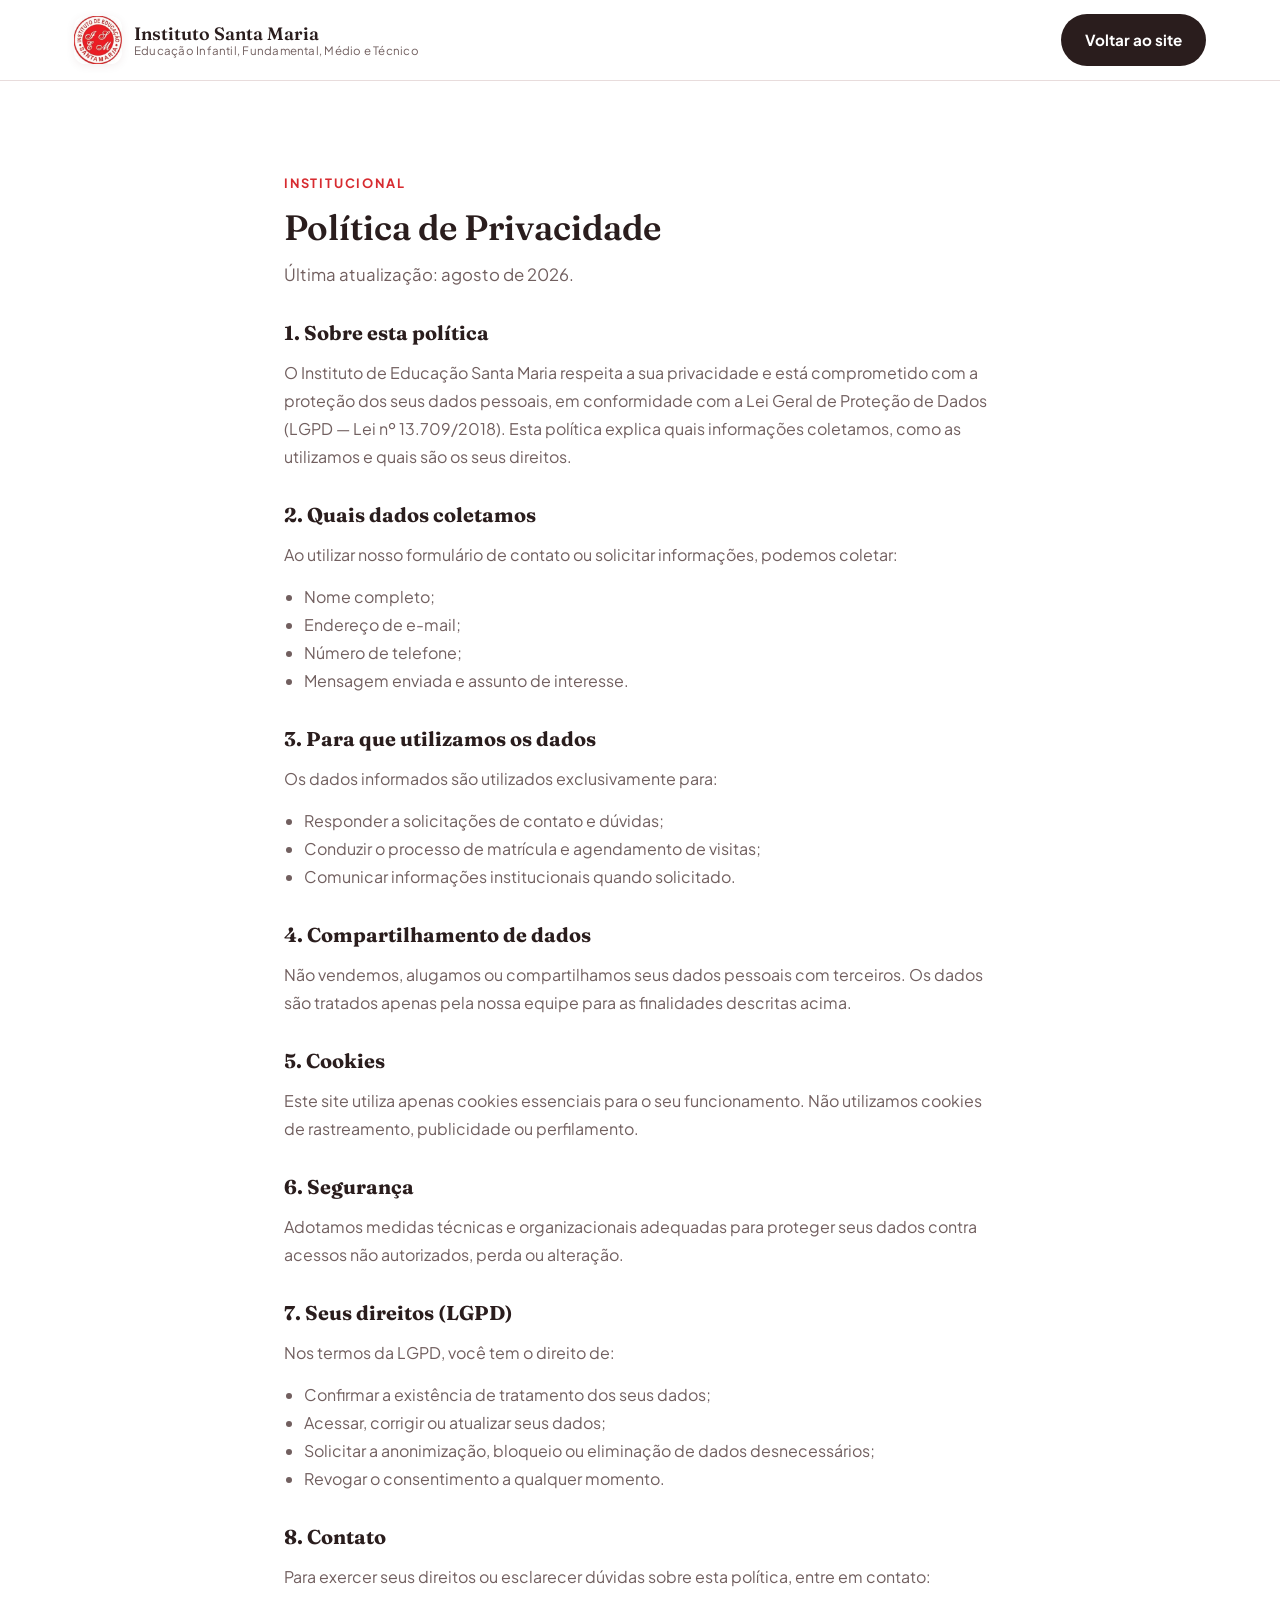
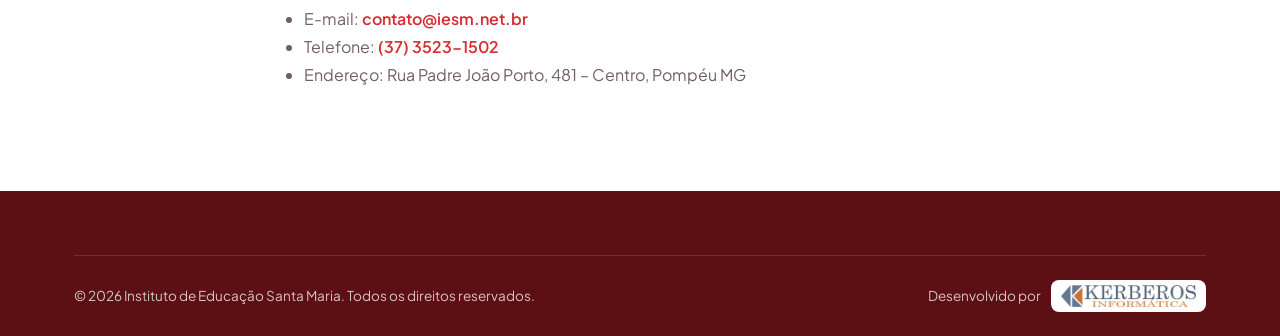
<file: politica-de-privacidade.html>
<!doctype html>
<html lang="pt-BR">
<head>
  <meta charset="UTF-8" />
  <meta name="viewport" content="width=device-width, initial-scale=1.0" />
  <meta name="robots" content="noindex, nofollow" />
  <meta name="theme-color" content="#d72b30" />
  <title>Política de Privacidade — Instituto Santa Maria</title>
  <link rel="icon" type="image/png" href="assets/favicon.png" />
  <link rel="preconnect" href="https://fonts.googleapis.com" />
  <link rel="preconnect" href="https://fonts.gstatic.com" crossorigin />
  <link href="https://fonts.googleapis.com/css2?family=Fraunces:opsz,wght@9..144,400;9..144,500;9..144,600;9..144,700&family=Plus+Jakarta+Sans:wght@400;500;600;700;800&display=swap" rel="stylesheet" />
  <link rel="stylesheet" href="css/style.css?v=7" />
</head>
<body>

  <header class="header">
    <div class="container header__inner">
      <a href="index.html" class="brand">
        <span class="brand__emblem" aria-hidden="true">
          <img src="assets/logo-santa-maria.jpg" alt="" />
        </span>
        <span class="brand__text">
          <strong>Instituto Santa Maria</strong>
          <small>Educação Infantil, Fundamental, Médio e Técnico</small>
        </span>
      </a>
      <a href="index.html" class="btn btn--secondary">Voltar ao site</a>
    </div>
  </header>

  <main>
    <section class="section">
      <div class="container page">
        <span class="kicker">Institucional</span>
        <h1 class="section__title">Política de Privacidade</h1>
        <p class="section__lead">Última atualização: agosto de 2026.</p>

        <div class="page__body">
          <h2>1. Sobre esta política</h2>
          <p>
            O Instituto de Educação Santa Maria respeita a sua privacidade e está comprometido
            com a proteção dos seus dados pessoais, em conformidade com a Lei Geral de Proteção
            de Dados (LGPD — Lei nº 13.709/2018). Esta política explica quais informações
            coletamos, como as utilizamos e quais são os seus direitos.
          </p>

          <h2>2. Quais dados coletamos</h2>
          <p>Ao utilizar nosso formulário de contato ou solicitar informações, podemos coletar:</p>
          <ul>
            <li>Nome completo;</li>
            <li>Endereço de e-mail;</li>
            <li>Número de telefone;</li>
            <li>Mensagem enviada e assunto de interesse.</li>
          </ul>

          <h2>3. Para que utilizamos os dados</h2>
          <p>Os dados informados são utilizados exclusivamente para:</p>
          <ul>
            <li>Responder a solicitações de contato e dúvidas;</li>
            <li>Conduzir o processo de matrícula e agendamento de visitas;</li>
            <li>Comunicar informações institucionais quando solicitado.</li>
          </ul>

          <h2>4. Compartilhamento de dados</h2>
          <p>
            Não vendemos, alugamos ou compartilhamos seus dados pessoais com terceiros.
            Os dados são tratados apenas pela nossa equipe para as finalidades descritas acima.
          </p>

          <h2>5. Cookies</h2>
          <p>
            Este site utiliza apenas cookies essenciais para o seu funcionamento. Não utilizamos
            cookies de rastreamento, publicidade ou perfilamento.
          </p>

          <h2>6. Segurança</h2>
          <p>
            Adotamos medidas técnicas e organizacionais adequadas para proteger seus dados
            contra acessos não autorizados, perda ou alteração.
          </p>

          <h2>7. Seus direitos (LGPD)</h2>
          <p>Nos termos da LGPD, você tem o direito de:</p>
          <ul>
            <li>Confirmar a existência de tratamento dos seus dados;</li>
            <li>Acessar, corrigir ou atualizar seus dados;</li>
            <li>Solicitar a anonimização, bloqueio ou eliminação de dados desnecessários;</li>
            <li>Revogar o consentimento a qualquer momento.</li>
          </ul>

          <h2>8. Contato</h2>
          <p>
            Para exercer seus direitos ou esclarecer dúvidas sobre esta política, entre em contato:
          </p>
          <ul>
            <li>E-mail: <a href="mailto:contato@iesm.net.br">contato@iesm.net.br</a></li>
            <li>Telefone: <a href="tel:3735231502">(37) 3523-1502</a></li>
            <li>Endereço: Rua Padre João Porto, 481 – Centro, Pompéu MG</li>
          </ul>
        </div>
      </div>
    </section>
  </main>

  <footer class="footer">
    <div class="container">
      <div class="footer__bottom">
        <p>© <span id="year"></span> Instituto de Educação Santa Maria. Todos os direitos reservados.</p>
        <a class="footer__dev" href="https://www.kerberosinformatica.com.br" target="_blank" rel="noopener">
          <span>Desenvolvido por</span>
          <span class="footer__dev-logo"><img src="assets/logo-kerberos.jpg" alt="Kerberos Informática" /></span>
        </a>
      </div>
    </div>
  </footer>

  <script>
    document.getElementById("year").textContent = new Date().getFullYear()
  </script>
</body>
</html>
</file>
<file: css/style.css>
/* ============================================================
   Instituto de Educação Santa Maria — stylesheet
   ============================================================ */

:root {
  --red: #d72b30;
  --red-dark: #a81f24;
  --red-deep: #5c1013;
  --red-soft: #fdecec;
  --gold: #e2b24a;
  --gold-soft: #f7ecd0;
  --cream: #faf6f1;
  --white: #ffffff;
  --heading: #2a1d1d;
  --ink: #332525;
  --muted: #715f5f;
  --line: #e8dcdc;
  --shadow-sm: 0 2px 10px rgba(92, 16, 19, 0.07);
  --shadow-md: 0 12px 40px rgba(92, 16, 19, 0.13);
  --shadow-lg: 0 24px 70px rgba(92, 16, 19, 0.2);
  --radius: 18px;
  --font-display: "Fraunces", Georgia, serif;
  --font-body: "Plus Jakarta Sans", "Segoe UI", sans-serif;
}

* { box-sizing: border-box; }

html { scroll-behavior: smooth; }

body {
  margin: 0;
  font-family: var(--font-body);
  color: var(--ink);
  background: var(--white);
  line-height: 1.6;
  -webkit-font-smoothing: antialiased;
}

img, svg { display: block; max-width: 100%; }
a { color: inherit; text-decoration: none; }

.container {
  width: 100%;
  max-width: 1180px;
  margin-inline: auto;
  padding-inline: 24px;
}

.icon { width: 18px; height: 18px; flex: none; }

/* ---------- Reveal animation ---------- */
.reveal {
  opacity: 0;
  transform: translateY(24px);
  transition: opacity 0.7s ease, transform 0.7s ease;
}
.reveal.is-visible {
  opacity: 1;
  transform: none;
}

/* ---------- Buttons ---------- */
.btn {
  display: inline-flex;
  align-items: center;
  justify-content: center;
  gap: 8px;
  padding: 12px 22px;
  border-radius: 999px;
  font-weight: 700;
  font-size: 0.95rem;
  cursor: pointer;
  border: 2px solid transparent;
  transition: transform 0.2s ease, box-shadow 0.2s ease, background 0.2s ease, color 0.2s ease;
  white-space: nowrap;
}
.btn:hover { transform: translateY(-2px); }
.btn:active { transform: translateY(0); }

.btn--lg { padding: 15px 28px; font-size: 1rem; }
.btn--block { width: 100%; }

.btn--primary {
  background: var(--red);
  color: #fff;
  box-shadow: 0 10px 24px rgba(215, 43, 48, 0.32);
}
.btn--primary:hover { background: var(--red-dark); box-shadow: 0 14px 30px rgba(215, 43, 48, 0.42); }

.btn--secondary {
  background: var(--heading);
  color: #fff;
}
.btn--secondary:hover { background: var(--red-deep); }

.btn--ghost {
  background: transparent;
  color: #fff;
  border-color: rgba(255, 255, 255, 0.35);
}
.btn--ghost:hover { background: rgba(255, 255, 255, 0.1); }

.btn--light { background: #fff; color: var(--red-deep); box-shadow: 0 10px 24px rgba(0,0,0,0.2); }
.btn--light:hover { background: var(--gold-soft); }

.btn--outline-light { background: transparent; color: #fff; border-color: rgba(255,255,255,0.5); }
.btn--outline-light:hover { background: rgba(255,255,255,0.12); }

/* ---------- Top bar ---------- */
.topbar {
  background: var(--red-deep);
  color: rgba(255, 255, 255, 0.85);
  font-size: 0.82rem;
}
.topbar__inner {
  display: flex;
  align-items: center;
  justify-content: space-between;
  gap: 16px;
  padding-block: 8px;
}
.topbar__items { display: flex; align-items: center; gap: 20px; }
.topbar__item { display: inline-flex; align-items: center; gap: 7px; }
.topbar__item .icon { width: 14px; height: 14px; opacity: 0.8; }
.topbar__link { opacity: 0.85; transition: opacity 0.2s; }
.topbar__link:hover { opacity: 1; }
.topbar__link .icon { width: 15px; height: 15px; }

/* ---------- Header ---------- */
.header {
  position: sticky;
  top: 0;
  z-index: 50;
  background: rgba(255, 255, 255, 0.9);
  backdrop-filter: blur(12px);
  border-bottom: 1px solid var(--line);
  transition: box-shadow 0.3s ease;
}
.header.is-scrolled { box-shadow: var(--shadow-sm); }
.header__inner {
  display: flex;
  align-items: center;
  justify-content: space-between;
  gap: 16px;
  padding-block: 14px;
}

.brand { display: inline-flex; align-items: center; gap: 12px; }
.brand__emblem {
  width: 48px;
  height: 48px;
  flex: none;
  border-radius: 12px;
  overflow: hidden;
  background: #fff;
  box-shadow: var(--shadow-sm);
}
.brand__emblem img { width: 100%; height: 100%; object-fit: cover; }
.brand__text { display: flex; flex-direction: column; line-height: 1.2; }
.brand__text strong { font-family: var(--font-display); font-size: 1.12rem; font-weight: 600; color: var(--heading); }
.brand__text small { font-size: 0.72rem; color: var(--muted); letter-spacing: 0.02em; }

.nav { display: flex; align-items: center; gap: 26px; }
.nav__link {
  font-weight: 600;
  font-size: 0.95rem;
  color: var(--ink);
  position: relative;
  padding-block: 4px;
}
.nav__link::after {
  content: "";
  position: absolute;
  left: 0;
  bottom: -2px;
  width: 0;
  height: 2px;
  background: var(--gold);
  border-radius: 2px;
  transition: width 0.25s ease;
}
.nav__link:hover::after, .nav__link.is-active::after { width: 100%; }
.nav__link.is-active { color: var(--heading); }
.nav__cta { margin-left: 4px; }

.nav-toggle {
  display: none;
  flex-direction: column;
  gap: 5px;
  background: none;
  border: none;
  cursor: pointer;
  padding: 8px;
}
.nav-toggle span {
  width: 24px;
  height: 2px;
  background: var(--heading);
  border-radius: 2px;
  transition: transform 0.3s ease, opacity 0.3s ease;
}
.nav-toggle.is-open span:nth-child(1) { transform: translateY(7px) rotate(45deg); }
.nav-toggle.is-open span:nth-child(2) { opacity: 0; }
.nav-toggle.is-open span:nth-child(3) { transform: translateY(-7px) rotate(-45deg); }

/* ---------- Hero ---------- */
.hero {
  position: relative;
  background: linear-gradient(135deg, #a81f24 0%, #5c1013 55%, #3c0a0c 100%);
  color: #fff;
  overflow: hidden;
}
.hero__bg { position: absolute; inset: 0; pointer-events: none; }
.hero__blob { position: absolute; border-radius: 50%; filter: blur(60px); opacity: 0.35; }
.hero__blob--1 { width: 460px; height: 460px; background: var(--red); top: -160px; right: -80px; }
.hero__blob--2 { width: 380px; height: 380px; background: var(--gold); bottom: -180px; left: -120px; }

.hero__inner {
  position: relative;
  display: grid;
  grid-template-columns: 1.05fr 0.95fr;
  gap: 48px;
  align-items: center;
  padding-block: 80px 90px;
}

.chip {
  display: inline-flex;
  align-items: center;
  gap: 9px;
  padding: 7px 16px;
  border-radius: 999px;
  background: rgba(255, 255, 255, 0.1);
  border: 1px solid rgba(255, 255, 255, 0.18);
  font-size: 0.85rem;
  font-weight: 600;
}
.chip__dot { width: 8px; height: 8px; border-radius: 50%; background: var(--gold); box-shadow: 0 0 0 4px rgba(212,165,58,0.25); }

.hero__title {
  font-family: var(--font-display);
  font-size: clamp(2.3rem, 5.2vw, 3.8rem);
  font-weight: 600;
  line-height: 1.08;
  margin: 24px 0 20px;
  letter-spacing: -0.01em;
}
.hero__title em { font-style: italic; color: var(--gold); }

.hero__subtitle {
  font-size: 1.1rem;
  color: rgba(255, 255, 255, 0.82);
  max-width: 520px;
  margin: 0 0 30px;
}

.hero__actions { display: flex; flex-wrap: wrap; gap: 14px; }

.hero__trust { display: flex; align-items: center; gap: 14px; margin-top: 34px; }
.hero__avatars { display: flex; }
.hero__avatars span {
  width: 40px; height: 40px; border-radius: 50%;
  background: var(--i, #888); color: #fff;
  display: grid; place-items: center;
  font-weight: 700; font-size: 0.85rem;
  border: 2px solid var(--heading);
  margin-left: -10px;
}
.hero__avatars span:first-child { margin-left: 0; }
.hero__trust p { margin: 0; font-size: 0.9rem; color: rgba(255,255,255,0.8); }
.hero__trust strong { color: #fff; }

/* Hero art */
.hero__art { position: relative; }
.hero__card {
  position: relative;
  background: linear-gradient(160deg, rgba(255,255,255,0.14), rgba(255,255,255,0.05));
  border: 1px solid rgba(255,255,255,0.16);
  border-radius: 26px;
  padding: 24px;
  backdrop-filter: blur(8px);
}
.hero__card-top { display: flex; gap: 8px; margin-bottom: 8px; }
.hero__tag { font-size: 0.75rem; font-weight: 700; padding: 4px 12px; border-radius: 999px; background: rgba(255,255,255,0.14); }
.hero__illustration { width: 100%; height: auto; }
.hero__card-stat {
  display: flex; align-items: center; gap: 14px;
  margin-top: 16px; padding-top: 16px;
  border-top: 1px solid rgba(255,255,255,0.14);
}
.hero__card-stat strong { font-family: var(--font-display); font-size: 2rem; color: var(--gold); }
.hero__card-stat span { font-size: 0.85rem; color: rgba(255,255,255,0.75); }

.hero__float {
  position: absolute;
  display: flex; align-items: center; gap: 12px;
  background: #fff; color: var(--ink);
  padding: 13px 18px; border-radius: 16px;
  box-shadow: var(--shadow-lg);
}
.hero__float .icon { width: 22px; height: 22px; color: var(--heading); }
.hero__float div { display: flex; flex-direction: column; line-height: 1.3; }
.hero__float strong { font-size: 1.1rem; color: var(--heading); }
.hero__float span { font-size: 0.78rem; color: var(--muted); }
.hero__float--a { top: -24px; right: -8px; }
.hero__float--b { bottom: -20px; left: -12px; }

/* ---------- Stats ---------- */
.stats { background: var(--cream); border-block: 1px solid var(--line); }
.stats__grid {
  display: grid;
  grid-template-columns: repeat(4, 1fr);
  gap: 8px;
}
.stat { text-align: center; padding: 38px 16px; }
.stat__num {
  font-family: var(--font-display);
  font-size: clamp(2rem, 4vw, 3rem);
  font-weight: 700;
  color: var(--heading);
  display: block;
  line-height: 1;
}
.stat__label { color: var(--muted); font-size: 0.9rem; margin-top: 8px; display: block; }

/* ---------- Sections ---------- */
.section { padding-block: 88px; }
.section--tinted { background: var(--cream); }

.kicker {
  display: inline-block;
  font-size: 0.8rem;
  font-weight: 700;
  text-transform: uppercase;
  letter-spacing: 0.14em;
  color: var(--red);
  margin-bottom: 14px;
}
.kicker--light { color: var(--gold-soft); }

.section__head { max-width: 640px; margin-bottom: 48px; }
.section__head.is-center { margin-inline: auto; text-align: center; }
.section__title {
  font-family: var(--font-display);
  font-size: clamp(1.8rem, 3.6vw, 2.6rem);
  font-weight: 600;
  line-height: 1.15;
  color: var(--heading);
  margin: 0 0 14px;
}
.section__lead { color: var(--muted); font-size: 1.05rem; margin: 0; }

/* ---------- Split (Sobre) ---------- */
.split {
  display: grid;
  grid-template-columns: 1fr 1.05fr;
  gap: 56px;
  align-items: center;
}
.split__body .section__title { margin-bottom: 16px; }
.split__body .section__lead { margin-bottom: 26px; }

.frame {
  position: relative;
  border-radius: var(--radius);
  background: linear-gradient(150deg, #a81f24, #d72b30);
  padding: 20px;
}
.frame__content {
  border-radius: 14px;
  background: var(--cream);
  padding: 40px 34px;
  box-shadow: var(--shadow-md);
}
.frame--about { min-height: 300px; }
.frame__badge {
  display: inline-block;
  background: var(--gold-soft);
  color: #8a6a12;
  font-weight: 700; font-size: 0.78rem;
  padding: 5px 13px; border-radius: 999px;
  margin-bottom: 18px;
}
.frame__title { font-family: var(--font-display); font-size: 1.7rem; color: var(--heading); margin: 0 0 12px; }
.frame__content p { color: var(--muted); margin: 0; }

.checklist { list-style: none; padding: 0; margin: 0 0 30px; display: grid; gap: 14px; }
.checklist li { display: flex; align-items: flex-start; gap: 12px; }
.checklist .icon { width: 20px; height: 20px; color: var(--red); margin-top: 2px; }

/* ---------- Levels (Ensino) ---------- */
.levels { display: grid; grid-template-columns: repeat(3, 1fr); gap: 26px; }
.level {
  position: relative;
  background: #fff;
  border: 1px solid var(--line);
  border-radius: var(--radius);
  padding: 34px 28px;
  transition: transform 0.25s ease, box-shadow 0.25s ease;
}
.level:hover { transform: translateY(-6px); box-shadow: var(--shadow-md); }
.level__num {
  position: absolute;
  top: 24px; right: 26px;
  font-family: var(--font-display);
  font-size: 3rem; font-weight: 700;
  color: var(--cream);
  -webkit-text-stroke: 1px var(--line);
}
.level__icon {
  width: 56px; height: 56px;
  border-radius: 16px;
  display: grid; place-items: center;
  background: color-mix(in srgb, var(--c) 12%, #fff);
  color: var(--c);
  margin-bottom: 22px;
}
.level__icon .icon { width: 26px; height: 26px; }
.level__title { font-family: var(--font-display); font-size: 1.4rem; color: var(--heading); margin: 0 0 4px; }
.level__sub { color: var(--gold); font-weight: 700; font-size: 0.85rem; margin: 0 0 12px; }
.level__text { color: var(--muted); margin: 0; font-size: 0.95rem; }

/* ---------- Features (Diferenciais) ---------- */
.features { display: grid; grid-template-columns: repeat(3, 1fr); gap: 26px; }
.feature {
  background: #fff;
  border: 1px solid var(--line);
  border-radius: var(--radius);
  padding: 30px 28px;
  transition: transform 0.25s ease, box-shadow 0.25s ease;
}
.feature:hover { transform: translateY(-5px); box-shadow: var(--shadow-md); }
.feature__icon {
  width: 52px; height: 52px;
  border-radius: 14px;
  background: var(--red-soft);
  color: var(--heading);
  display: grid; place-items: center;
  margin-bottom: 18px;
}
.feature__icon .icon { width: 24px; height: 24px; }
.feature h3 { font-size: 1.15rem; color: var(--heading); margin: 0 0 10px; }
.feature p { color: var(--muted); margin: 0; font-size: 0.95rem; }

/* ---------- News ---------- */
.news { display: grid; grid-template-columns: repeat(3, 1fr); gap: 26px; }
.news__card {
  background: #fff;
  border: 1px solid var(--line);
  border-radius: var(--radius);
  overflow: hidden;
  transition: transform 0.25s ease, box-shadow 0.25s ease;
  display: flex; flex-direction: column;
}
.news__card:hover { transform: translateY(-6px); box-shadow: var(--shadow-md); }
.news__thumb {
  height: 180px;
  position: relative;
  display: flex; align-items: flex-end;
  padding: 16px;
}
.news__thumb--1 { background: linear-gradient(140deg, #d72b30, #5c1013); }
.news__thumb--2 { background: linear-gradient(140deg, #e2b24a, #b3541e); }
.news__thumb--3 { background: linear-gradient(140deg, #b3541e, #5c1013); }
.news__cat {
  background: rgba(255,255,255,0.92);
  color: var(--heading);
  font-size: 0.75rem; font-weight: 700;
  padding: 5px 14px; border-radius: 999px;
}
.news__body { padding: 22px 24px 26px; display: flex; flex-direction: column; gap: 8px; flex: 1; }
.news__date { color: var(--muted); font-size: 0.8rem; }
.news__body h3 { font-size: 1.15rem; color: var(--heading); margin: 0; line-height: 1.35; }
.news__body p { color: var(--muted); margin: 0; font-size: 0.93rem; flex: 1; }
.link {
  display: inline-flex; align-items: center; gap: 6px;
  color: var(--red); font-weight: 700; font-size: 0.9rem;
}
.link .icon { width: 16px; height: 16px; transition: transform 0.2s ease; }
.link:hover .icon { transform: translateX(3px); }

/* ---------- Quotes ---------- */
.quotes { display: grid; grid-template-columns: repeat(3, 1fr); gap: 26px; }
.quote {
  margin: 0;
  background: #fff;
  border: 1px solid var(--line);
  border-radius: var(--radius);
  padding: 30px 28px;
  display: flex; flex-direction: column;
}
.quote__mark { width: 34px; height: 34px; color: var(--gold); margin-bottom: 14px; }
.quote blockquote { color: var(--ink); font-size: 0.98rem; margin: 0 0 22px; flex: 1; }
.quote figcaption { display: flex; align-items: center; gap: 12px; }
.quote__avatar {
  width: 44px; height: 44px; border-radius: 50%;
  background: var(--i); color: #fff;
  display: grid; place-items: center;
  font-weight: 700; font-size: 0.85rem;
}
.quote figcaption div { display: flex; flex-direction: column; line-height: 1.3; }
.quote figcaption strong { color: var(--heading); font-size: 0.95rem; }
.quote figcaption small { color: var(--muted); font-size: 0.8rem; }

/* ---------- CTA ---------- */
.cta {
  background: linear-gradient(135deg, #a81f24, #5c1013);
  color: #fff;
  margin-block: 0;
}
.cta__inner {
  display: flex; align-items: center; justify-content: space-between;
  gap: 40px; padding-block: 72px; flex-wrap: wrap;
}
.cta__title {
  font-family: var(--font-display);
  font-size: clamp(1.6rem, 3vw, 2.3rem);
  font-weight: 600; margin: 6px 0 10px; line-height: 1.2;
  max-width: 560px;
}
.cta__text { color: rgba(255,255,255,0.8); margin: 0; max-width: 500px; }
.cta__actions { display: flex; gap: 14px; flex-wrap: wrap; }

/* ---------- Contact ---------- */
.contact { display: grid; grid-template-columns: 0.9fr 1.1fr; gap: 56px; align-items: start; }
.contact__list { list-style: none; padding: 0; margin: 28px 0 0; display: grid; gap: 20px; }
.contact__list li { display: flex; align-items: flex-start; gap: 16px; }
.contact__icon {
  width: 46px; height: 46px; border-radius: 13px;
  background: var(--red-soft); color: var(--heading);
  display: grid; place-items: center; flex: none;
}
.contact__icon .icon { width: 21px; height: 21px; }
.contact__list div { display: flex; flex-direction: column; line-height: 1.4; }
.contact__list strong { color: var(--heading); font-size: 0.9rem; }
.contact__list span { color: var(--muted); font-size: 0.92rem; }

.contact__form {
  background: #fff;
  border: 1px solid var(--line);
  border-radius: var(--radius);
  padding: 32px;
  box-shadow: var(--shadow-sm);
}
.field { margin-bottom: 18px; }
.field-row { display: grid; grid-template-columns: 1fr 1fr; gap: 16px; }
.field label { display: block; font-weight: 600; font-size: 0.88rem; color: var(--heading); margin-bottom: 7px; }
.field input, .field select, .field textarea {
  width: 100%;
  padding: 12px 14px;
  border: 1.5px solid var(--line);
  border-radius: 12px;
  font-family: inherit;
  font-size: 0.95rem;
  color: var(--ink);
  background: #fff;
  transition: border-color 0.2s, box-shadow 0.2s;
}
.field input:focus, .field select:focus, .field textarea:focus {
  outline: none;
  border-color: var(--red);
  box-shadow: 0 0 0 4px rgba(42, 127, 138, 0.12);
}
.field textarea { resize: vertical; }
.form__msg { min-height: 20px; font-size: 0.9rem; margin: 4px 0 12px; }
.form__msg.is-error { color: #c0392b; }
.form__msg.is-success { color: #1e7d4f; }

/* ---------- Footer ---------- */
.footer { background: var(--red-deep); color: rgba(255,255,255,0.75); padding-block: 64px 24px; }
.footer__grid {
  display: grid;
  grid-template-columns: 1.6fr 1fr 1.2fr 1fr;
  gap: 40px;
  padding-bottom: 40px;
}
.brand--light .brand__text strong { color: #fff; }
.brand--light .brand__text small { color: rgba(255,255,255,0.6); }
.footer__about { margin: 18px 0 0; font-size: 0.92rem; max-width: 320px; }
.footer__col { display: flex; flex-direction: column; gap: 12px; }
.footer__col h4 { color: #fff; font-size: 1rem; margin: 0 0 6px; font-family: var(--font-display); }
.footer__col a { font-size: 0.92rem; transition: color 0.2s; }
.footer__col a:hover { color: var(--gold); }
.footer__bottom {
  border-top: 1px solid rgba(255,255,255,0.12);
  padding-top: 24px;
  display: flex; align-items: center; justify-content: space-between; gap: 12px; flex-wrap: wrap;
  font-size: 0.85rem;
}
.footer__bottom p { margin: 0; }
.footer__made { opacity: 0.6; }

/* ---------- Back to top ---------- */
.backtop {
  position: fixed;
  right: 22px; bottom: 22px;
  width: 48px; height: 48px;
  border-radius: 50%;
  border: none;
  background: var(--heading);
  color: #fff;
  cursor: pointer;
  display: grid; place-items: center;
  box-shadow: var(--shadow-md);
  opacity: 0; visibility: hidden; transform: translateY(12px);
  transition: opacity 0.3s, visibility 0.3s, transform 0.3s;
  z-index: 40;
}
.backtop.is-visible { opacity: 1; visibility: visible; transform: none; }
.backtop:hover { background: var(--red); }

/* ---------- Aviso / Banner (editável via CMS) ---------- */
.aviso {
  background: linear-gradient(90deg, var(--red), var(--red-dark));
  color: #fff;
  font-size: 0.92rem;
}
.aviso__inner {
  display: flex;
  align-items: center;
  justify-content: center;
  gap: 14px;
  padding-block: 10px;
  flex-wrap: wrap;
  text-align: center;
}
.aviso__text { margin: 0; font-weight: 600; }
.aviso__link {
  background: #fff;
  color: var(--red-dark);
  font-weight: 700;
  padding: 4px 14px;
  border-radius: 999px;
  font-size: 0.82rem;
  transition: transform 0.2s ease;
}
.aviso__link:hover { transform: translateY(-1px); }
.aviso__close {
  background: none;
  border: none;
  color: #fff;
  cursor: pointer;
  font-size: 1.3rem;
  line-height: 1;
  padding: 0 4px;
  opacity: 0.85;
}
.aviso__close:hover { opacity: 1; }

/* ============================================================
   Responsive
   ============================================================ */
@media (max-width: 992px) {
  .hero__inner { grid-template-columns: 1fr; gap: 40px; padding-block: 56px; }
  .hero__art { max-width: 440px; }
  .levels, .features, .news, .quotes { grid-template-columns: 1fr 1fr; }
  .split { grid-template-columns: 1fr; }
  .contact { grid-template-columns: 1fr; }
  .footer__grid { grid-template-columns: 1fr 1fr; }
}

@media (max-width: 760px) {
  .topbar__item--hide { display: none; }
  .nav {
    position: fixed;
    inset: 0;
    flex-direction: column;
    justify-content: flex-start;
    gap: 14px;
    background: rgba(92, 16, 19, 0.98);
    backdrop-filter: blur(10px);
    padding: 96px 28px 40px;
    overflow-y: auto;
    transform: translateY(-100%);
    transition: transform 0.35s ease;
  }
  .nav.is-open { transform: translateY(0); }
  .nav__link { color: #fff; font-size: 1.2rem; }
  .nav__link.is-active { color: var(--gold); }
  .nav__cta { margin-top: 12px; align-self: flex-start; }
  .nav-toggle { display: flex; z-index: 60; }

  .stats__grid { grid-template-columns: 1fr 1fr; }
  .stat { padding: 28px 12px; }
  .levels, .features, .news, .quotes { grid-template-columns: 1fr; }
  .section { padding-block: 64px; }
  .hero__actions .btn { width: 100%; }
  .hero__float { position: static; margin-top: 14px; }
  .hero__art { max-width: 100%; }
  .cta__inner { padding-block: 56px; }
  .contact__form { padding: 24px; }
  .field-row { grid-template-columns: 1fr; }
  .footer__grid { grid-template-columns: 1fr; gap: 32px; }
  .footer__bottom { flex-direction: column; align-items: flex-start; }
}

/* ---------- Notícia: resumo truncado + modal ---------- */
.news__resumo {
  display: -webkit-box;
  -webkit-line-clamp: 5;
  -webkit-box-orient: vertical;
  overflow: hidden;
}
button.link {
  background: none;
  border: none;
  padding: 0;
  cursor: pointer;
  font: inherit;
  text-align: left;
}

.modal { position: fixed; inset: 0; z-index: 100; display: flex; align-items: center; justify-content: center; padding: 20px; }
.modal[hidden] { display: none; }
.modal__overlay { position: absolute; inset: 0; background: rgba(20, 10, 10, 0.6); backdrop-filter: blur(3px); }
.modal__panel {
  position: relative;
  background: #fff;
  border-radius: 18px;
  width: 100%;
  max-width: 620px;
  max-height: 85vh;
  overflow-y: auto;
  padding: 28px 28px 32px;
  box-shadow: 0 24px 70px rgba(0, 0, 0, 0.25);
  animation: modalIn 0.2s ease;
}
@keyframes modalIn {
  from { opacity: 0; transform: translateY(12px) scale(0.98); }
  to { opacity: 1; transform: none; }
}
.modal__close {
  position: absolute;
  top: 14px; right: 14px;
  width: 36px; height: 36px;
  border-radius: 50%;
  border: none;
  background: #f3eeee;
  color: #4a3a3a;
  font-size: 1.4rem;
  line-height: 1;
  cursor: pointer;
}
.modal__close:hover { background: #e7dddd; }
.modal__cat {
  display: inline-block;
  background: var(--red-soft);
  color: var(--red-dark);
  font-weight: 700;
  font-size: 0.75rem;
  padding: 4px 12px;
  border-radius: 999px;
  margin-bottom: 12px;
}
.modal__titulo {
  font-family: var(--font-display);
  font-size: 1.5rem;
  color: var(--heading);
  margin: 0 0 6px;
  line-height: 1.25;
}
.modal__data { color: var(--muted); font-size: 0.82rem; display: block; margin-bottom: 16px; }
.modal__texto {
  white-space: pre-line;
  color: var(--ink);
  line-height: 1.7;
  font-size: 0.98rem;
}
.modal__texto + .btn { margin-top: 20px; }

/* ---------- WhatsApp flutuante ---------- */
.whatsapp {
  position: fixed;
  right: 22px;
  bottom: 84px;
  width: 56px; height: 56px;
  border-radius: 50%;
  background: #25d366;
  color: #fff;
  display: grid; place-items: center;
  box-shadow: 0 8px 24px rgba(37, 211, 102, 0.45);
  z-index: 45;
  transition: transform 0.2s ease;
}
.whatsapp:hover { transform: scale(1.08); }
.whatsapp svg { width: 30px; height: 30px; }

/* ---------- Resultados ---------- */
.section--results { background: linear-gradient(135deg, #a81f24, #5c1013); color: #fff; }
.section--results .kicker { color: var(--gold-soft); }
.section--results .section__title { color: #fff; }
.section--results .section__lead { color: rgba(255, 255, 255, 0.82); }
.results__stats { display: grid; grid-template-columns: repeat(4, 1fr); gap: 20px; margin-bottom: 32px; }
.results__stat {
  background: rgba(255, 255, 255, 0.08);
  border: 1px solid rgba(255, 255, 255, 0.14);
  border-radius: 16px;
  padding: 22px;
  text-align: center;
}
.results__valor { font-family: var(--font-display); font-size: 2.2rem; font-weight: 700; color: #fff; display: block; line-height: 1; }
.results__label { color: rgba(255, 255, 255, 0.75); font-size: 0.85rem; display: block; margin-top: 8px; }
.results__facs-titulo { font-weight: 700; color: var(--gold-soft); margin: 0 0 12px; font-size: 0.95rem; }
.results__facs-list { display: flex; flex-wrap: wrap; gap: 10px; }
.results__fac {
  background: rgba(255, 255, 255, 0.1);
  border: 1px solid rgba(255, 255, 255, 0.2);
  padding: 8px 16px;
  border-radius: 999px;
  font-weight: 600;
  font-size: 0.9rem;
}

/* ---------- FAQ ---------- */
.faq { max-width: 760px; margin-inline: auto; }
.faq__item { border: 1px solid var(--line); border-radius: 14px; background: #fff; margin-bottom: 12px; overflow: hidden; }
.faq__q {
  width: 100%;
  display: flex; align-items: center; justify-content: space-between; gap: 14px;
  background: none; border: none; padding: 18px 20px;
  font-family: inherit; font-size: 1rem; font-weight: 600; color: var(--heading);
  cursor: pointer; text-align: left;
}
.faq__icon { width: 20px; height: 20px; color: var(--red); transition: transform 0.25s ease; flex: none; }
.faq__q.is-open .faq__icon { transform: rotate(180deg); }
.faq__a { padding: 0 20px 18px; color: var(--muted); font-size: 0.95rem; line-height: 1.7; }
.faq__vazio { text-align: center; color: var(--muted); padding: 30px 0; }

/* ---------- Galeria ---------- */
.galeria { display: grid; grid-template-columns: repeat(3, 1fr); gap: 16px; }
.galeria__item {
  position: relative;
  border: none; padding: 0; cursor: pointer;
  border-radius: 16px; overflow: hidden;
  aspect-ratio: 4 / 3;
  background: #eee;
}
.galeria__item img { width: 100%; height: 100%; object-fit: cover; transition: transform 0.3s ease; }
.galeria__item:hover img { transform: scale(1.05); }
.galeria__legenda {
  position: absolute; left: 0; right: 0; bottom: 0;
  background: linear-gradient(transparent, rgba(0, 0, 0, 0.7));
  color: #fff; padding: 30px 14px 10px; font-size: 0.85rem; text-align: left;
}
.galeria__vazio {
  text-align: center; color: var(--muted); padding: 40px 20px;
  border: 1px dashed var(--line); border-radius: 16px;
}
.galeria__vazio a { color: var(--red); font-weight: 600; }

/* ---------- Lightbox ---------- */
.lightbox {
  position: fixed; inset: 0; z-index: 120;
  background: rgba(0, 0, 0, 0.88);
  display: flex; align-items: center; justify-content: center;
  padding: 24px;
}
.lightbox[hidden] { display: none; }
.lightbox__close {
  position: absolute; top: 18px; right: 18px;
  width: 44px; height: 44px; border-radius: 50%;
  border: none; background: rgba(255, 255, 255, 0.12); color: #fff;
  font-size: 1.6rem; line-height: 1; cursor: pointer;
}
.lightbox__close:hover { background: rgba(255, 255, 255, 0.22); }
.lightbox__fig { margin: 0; max-width: 900px; width: 100%; }
.lightbox__img { width: 100%; max-height: 80vh; object-fit: contain; border-radius: 10px; }
.lightbox__caption { color: #fff; text-align: center; margin-top: 12px; font-size: 0.9rem; }

@media (max-width: 760px) {
  .results__stats { grid-template-columns: repeat(2, 1fr); }
  .galeria { grid-template-columns: repeat(2, 1fr); }
}

/* ---------- Página de Política de Privacidade ---------- */
.page { max-width: 760px; }
.page .section__title { font-size: 2.2rem; }
.page__body { margin-top: 28px; }
.page__body h2 { font-family: var(--font-display); color: var(--heading); font-size: 1.25rem; margin: 28px 0 10px; }
.page__body p { color: var(--muted); margin: 0 0 14px; line-height: 1.75; }
.page__body ul { color: var(--muted); line-height: 1.75; padding-left: 20px; margin: 0 0 14px; }
.page__body a { color: var(--red); font-weight: 600; }

/* ---------- Desenvolvido por (rodapé) ---------- */
.footer__dev {
  display: inline-flex;
  align-items: center;
  gap: 10px;
  color: rgba(255, 255, 255, 0.75);
  font-size: 0.85rem;
  transition: opacity 0.2s;
}
.footer__dev:hover { opacity: 1; }
.footer__dev-logo {
  display: inline-flex;
  background: #fff;
  border-radius: 8px;
  padding: 5px 10px;
}
.footer__dev-logo img { height: 22px; width: auto; display: block; }

/* ---------- Selo de parceria no hero ---------- */
.hero__partner {
  display: inline-flex;
  align-items: center;
  gap: 10px;
  margin-bottom: 26px;
  font-size: 0.85rem;
  color: rgba(255, 255, 255, 0.75);
}
.hero__partner-label { font-weight: 600; }
.hero__partner-logo {
  display: inline-flex;
  background: #fff;
  border-radius: 8px;
  padding: 6px 12px;
}
.hero__partner-logo img { height: 20px; width: auto; }

/* ---------- Topbar: acesso ---------- */
.topbar__acesso {
  display: inline-flex;
  align-items: center;
  gap: 6px;
  font-weight: 600;
  opacity: 0.9;
  transition: opacity 0.2s, color 0.2s;
}
.topbar__acesso:hover { opacity: 1; color: var(--gold-soft); }
.topbar__acesso .icon { width: 14px; height: 14px; }

/* ---------- Seção Bernoulli ---------- */
.bernoulli { max-width: 860px; margin-inline: auto; text-align: center; }
.bernoulli__head { max-width: 640px; margin: 0 auto 40px; }
.bernoulli__logo {
  display: inline-flex;
  background: #fff;
  border: 1px solid var(--line);
  border-radius: 12px;
  padding: 10px 18px;
  margin-bottom: 18px;
}
.bernoulli__logo img { height: 34px; width: auto; }
.bernoulli__grid {
  display: grid;
  grid-template-columns: repeat(3, 1fr);
  gap: 20px;
  margin-bottom: 32px;
  text-align: left;
}
.bernoulli__item {
  background: #fff;
  border: 1px solid var(--line);
  border-radius: 16px;
  padding: 24px;
}
.bernoulli__item h3 { color: var(--heading); font-size: 1.05rem; margin: 0 0 8px; }
.bernoulli__item p { color: var(--muted); margin: 0; font-size: 0.93rem; }
.bernoulli__acesso {
  background: var(--cream);
  border: 1px solid var(--line);
  border-radius: 16px;
  padding: 24px;
  margin-bottom: 24px;
  text-align: left;
}
.bernoulli__acesso h3 { color: var(--heading); font-size: 1rem; margin: 0 0 14px; }
.bernoulli__links { display: grid; grid-template-columns: repeat(2, 1fr); gap: 14px; }
.bernoulli__link {
  display: flex;
  flex-direction: column;
  gap: 2px;
  background: #fff;
  border: 1px solid var(--line);
  border-radius: 12px;
  padding: 16px 18px;
  transition: border-color 0.2s, box-shadow 0.2s;
}
.bernoulli__link:hover { border-color: var(--red); box-shadow: var(--shadow-sm); }
.bernoulli__link strong { color: var(--heading); }
.bernoulli__link span { color: var(--muted); font-size: 0.85rem; }

@media (max-width: 760px) {
  .bernoulli__grid { grid-template-columns: 1fr; }
  .bernoulli__links { grid-template-columns: 1fr; }
}
</file>
